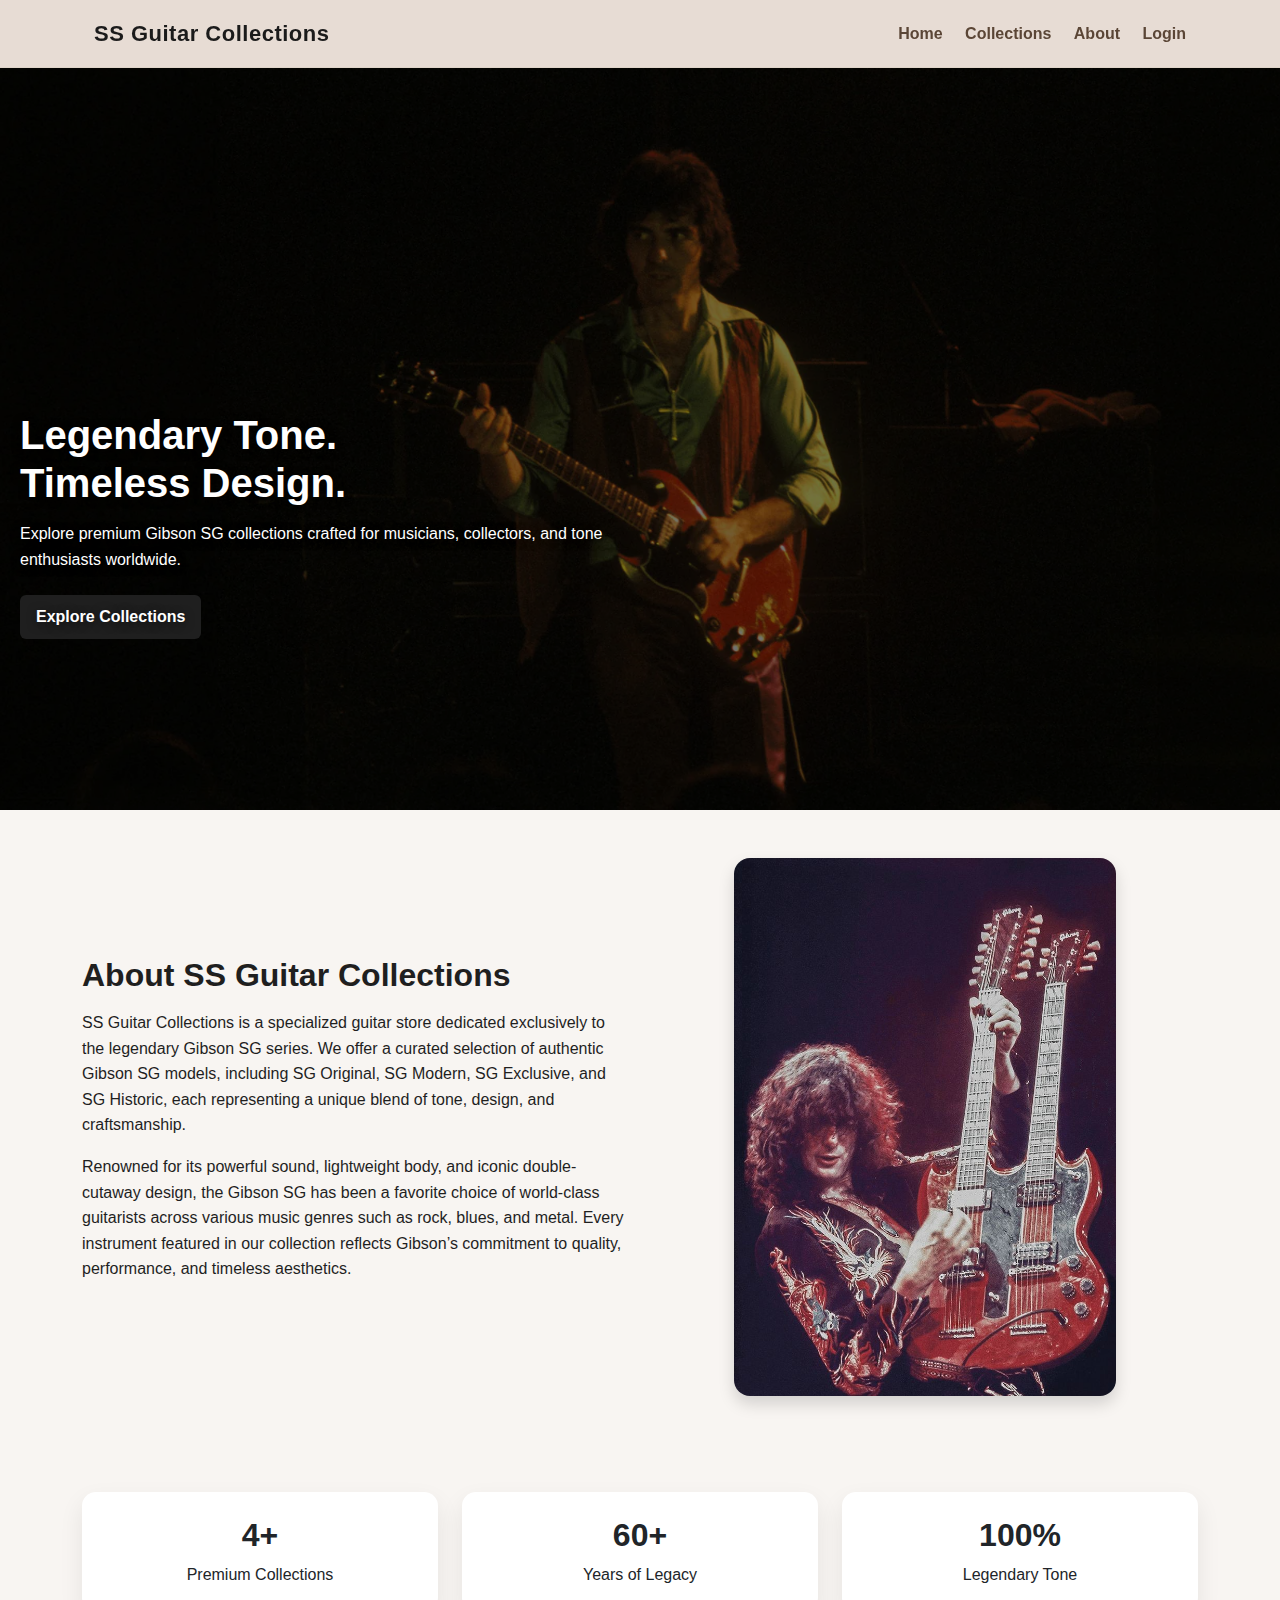
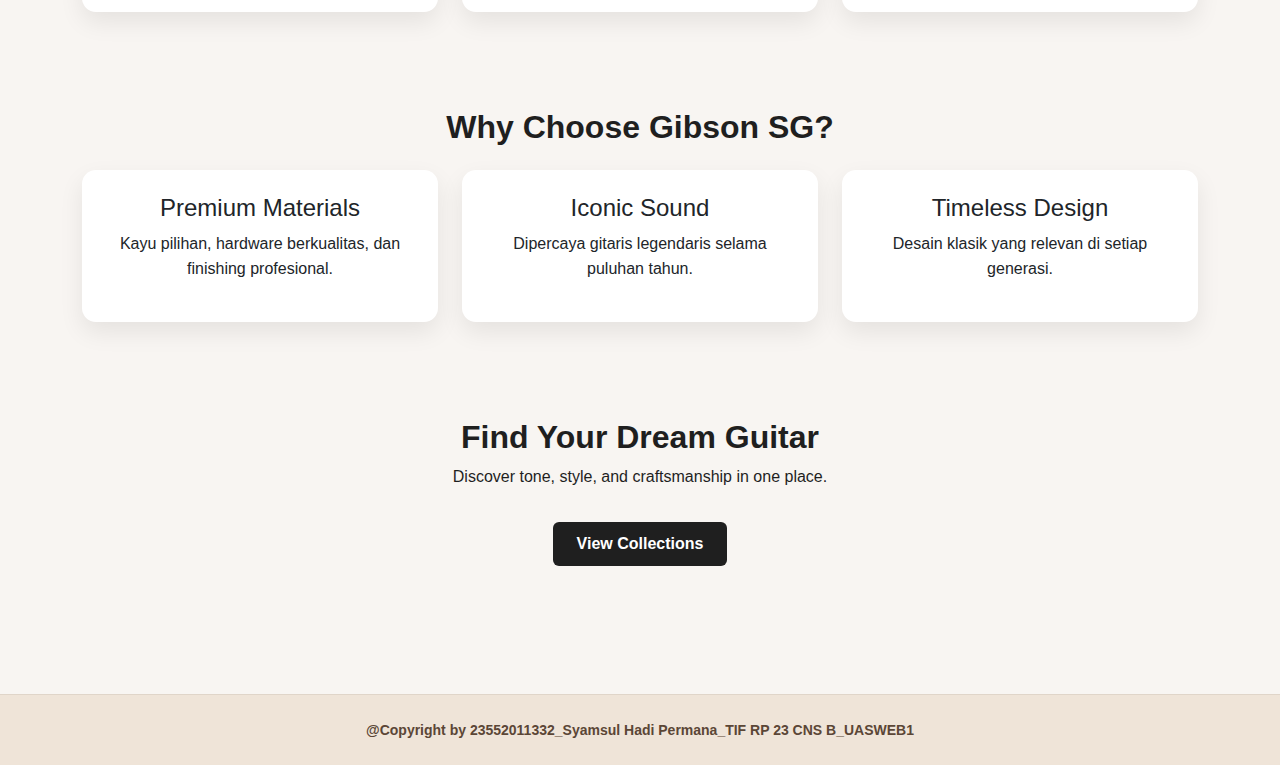
<file: index.html>
<!doctype html>
<html lang="id">
<head>
  <meta charset="utf-8" />
  <meta name="viewport" content="width=device-width,initial-scale=1" />
  <title>SS Guitar Collections</title>

  <link href="https://cdn.jsdelivr.net/npm/bootstrap@5.3.2/dist/css/bootstrap.min.css" rel="stylesheet">
  <link rel="stylesheet" href="css/style.css">

  <!-- CSS TAMBAHAN KHUSUS ABOUT IMAGE -->
  <style>
    .about-img {
      max-width: 70%;
      height: auto;
    }
  </style>
</head>
<body>

<!-- ================= HEADER ================= -->
<header class="site-header">
  <div class="container d-flex align-items-center justify-content-between">
    <a href="index.html" class="brand">SS Guitar Collections</a>
    <nav class="nav-links">
      <a href="index.html">Home</a>
      <a href="collections.html">Collections</a>
      <a href="about.html">About</a>
      <a href="login.html">Login</a>
    </nav>
  </div>
</header>

<!-- ================= HERO ================= -->
<section class="hero-section">
  <div class="hero-overlay">
    <div class="hero-content">
      <h1>Legendary Tone.<br>Timeless Design.</h1>
      <p>
        Explore premium Gibson SG collections crafted for musicians,
        collectors, and tone enthusiasts worldwide.
      </p>
      <a href="collections.html" class="btn btn-dark fw-bold">
        Explore Collections
      </a>
    </div>
  </div>
</section>

<!-- ================= ABOUT ================= -->
<section class="container py-5">
  <div class="row align-items-center">
    <div class="col-md-6">
      <h2 class="fw-bold mb-3">About SS Guitar Collections</h2>
      <p>
        SS Guitar Collections is a specialized guitar store dedicated exclusively to the legendary Gibson SG series. 
        We offer a curated selection of authentic Gibson SG models, including SG Original, SG Modern, SG Exclusive, and SG Historic, each representing a unique blend of tone, design, and craftsmanship.
      </p>
      <p>
        Renowned for its powerful sound, lightweight body, and iconic double-cutaway design, the Gibson SG has been a favorite choice of world-class guitarists across various music genres such as rock, blues, and metal. 
        Every instrument featured in our collection reflects Gibson’s commitment to quality, performance, and timeless aesthetics.
      </p>
    </div>

    <div class="col-md-6 text-center">
      <img src="images/Jimmy_Page.jpg" 
           class="img-fluid rounded-4 shadow about-img">
    </div>
  </div>
</section>

<!-- ================= STATS ================= -->
<section class="container py-5">
  <div class="row text-center g-4">
    <div class="col-md-4">
      <div class="card p-4">
        <h2 class="fw-bold">4+</h2>
        <p class="mb-0">Premium Collections</p>
      </div>
    </div>
    <div class="col-md-4">
      <div class="card p-4">
        <h2 class="fw-bold">60+</h2>
        <p class="mb-0">Years of Legacy</p>
      </div>
    </div>
    <div class="col-md-4">
      <div class="card p-4">
        <h2 class="fw-bold">100%</h2>
        <p class="mb-0">Legendary Tone</p>
      </div>
    </div>
  </div>
</section>

<!-- ================= WHY ================= -->
<section class="container py-5">
  <h2 class="fw-bold text-center mb-4">Why Choose Gibson SG?</h2>
  <div class="row text-center g-4">
    <div class="col-md-4">
      <div class="card p-4 h-100">
        <h4>Premium Materials</h4>
        <p>Kayu pilihan, hardware berkualitas, dan finishing profesional.</p>
      </div>
    </div>
    <div class="col-md-4">
      <div class="card p-4 h-100">
        <h4>Iconic Sound</h4>
        <p>Dipercaya gitaris legendaris selama puluhan tahun.</p>
      </div>
    </div>
    <div class="col-md-4">
      <div class="card p-4 h-100">
        <h4>Timeless Design</h4>
        <p>Desain klasik yang relevan di setiap generasi.</p>
      </div>
    </div>
  </div>
</section>

<!-- ================= CTA ================= -->
<section class="container py-5 text-center">
  <h2 class="fw-bold">Find Your Dream Guitar</h2>
  <p class="mt-2">Discover tone, style, and craftsmanship in one place.</p>
  <a href="collections.html" class="btn btn-dark mt-3 px-4">
    View Collections
  </a>
</section>

<!-- ================= FOOTER ================= -->
<footer class="site-footer">
  @Copyright by 23552011332_Syamsul Hadi Permana_TIF RP 23 CNS B_UASWEB1
</footer>

<!-- ================= NAVBAR AUTO HIDE SCRIPT ================= -->
<script>
  let lastScroll = 0;
  const header = document.querySelector(".site-header");

  window.addEventListener("scroll", () => {
    const currentScroll = window.pageYOffset;

    if (currentScroll <= 0) {
      header.classList.remove("nav-hide");
      return;
    }

    if (currentScroll > lastScroll && !header.classList.contains("nav-hide")) {
      header.classList.add("nav-hide");
    } else if (currentScroll < lastScroll && header.classList.contains("nav-hide")) {
      header.classList.remove("nav-hide");
    }

    lastScroll = currentScroll;
  });
</script>

</body>
</html>
</file>
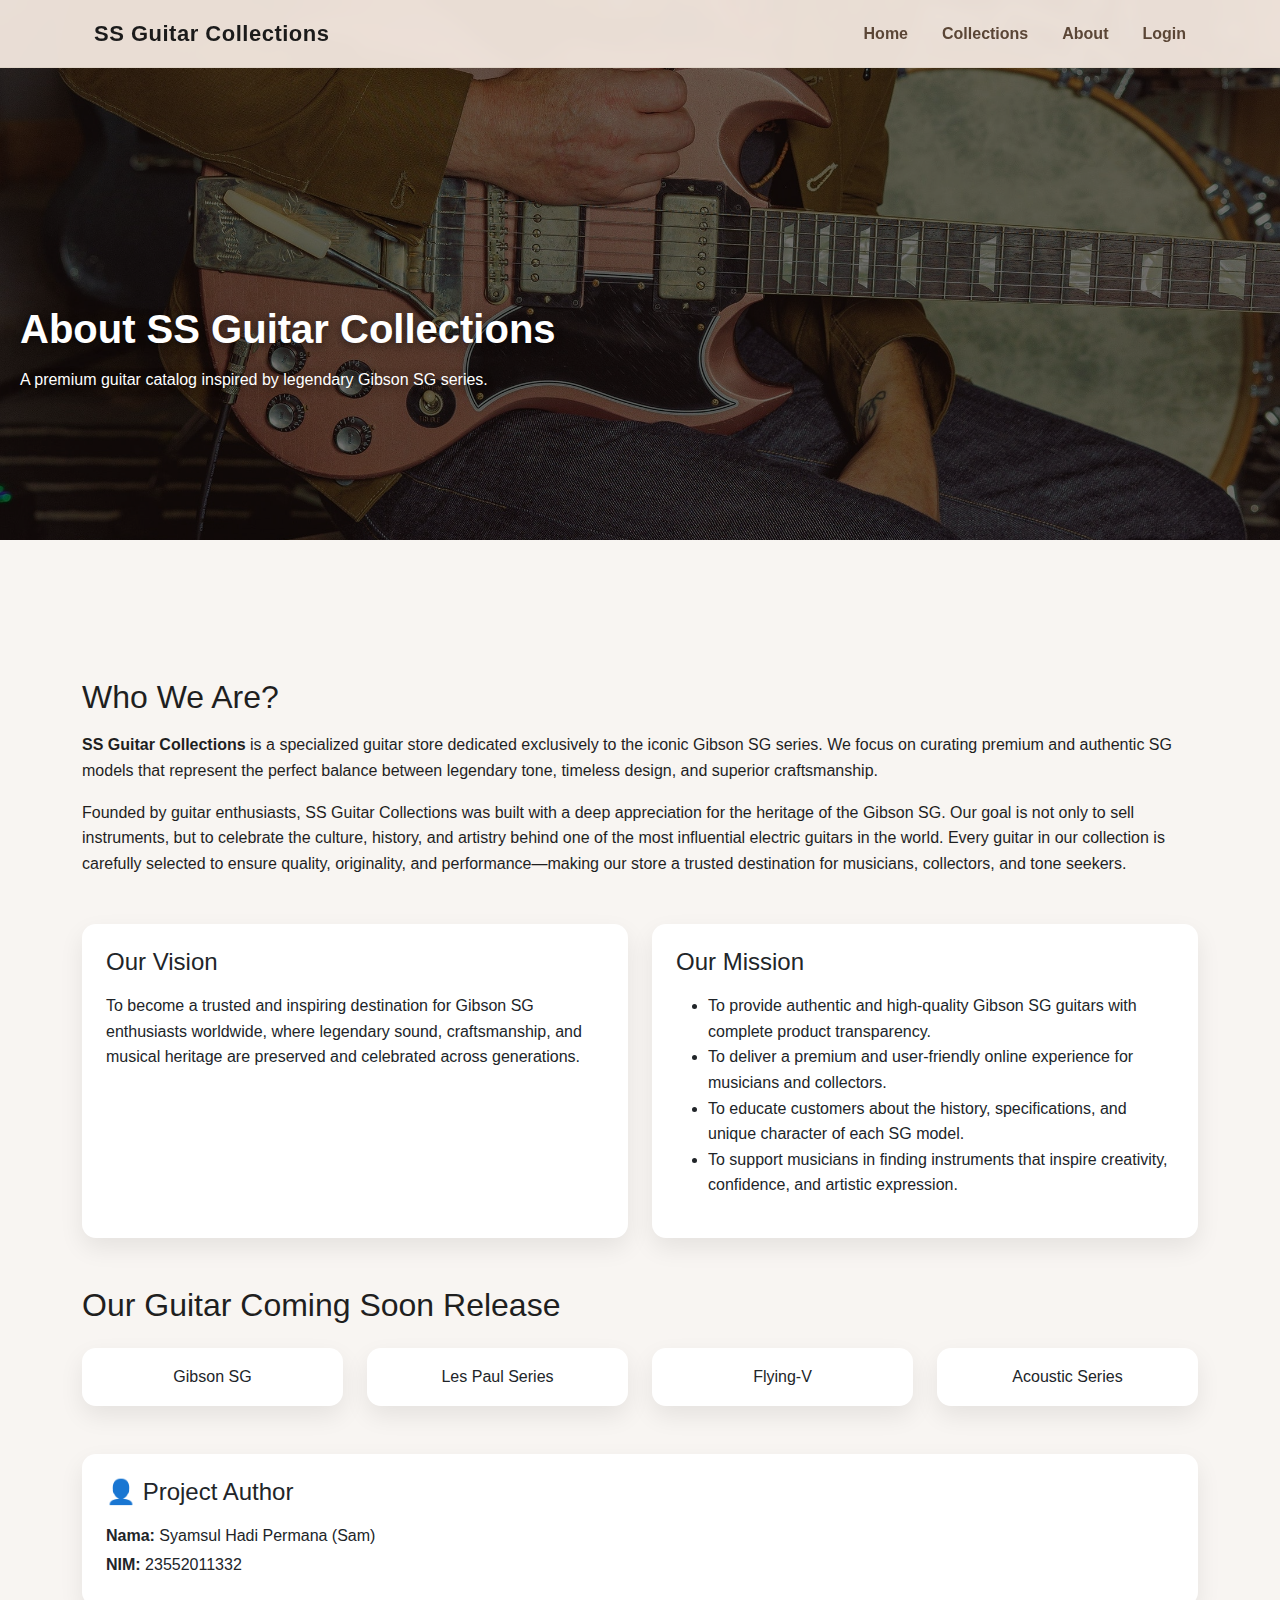
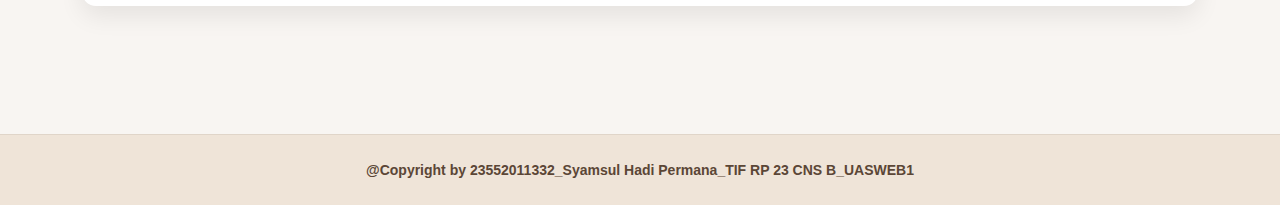
<file: about.html>
<!doctype html>
<html lang="id">
<head>
  <meta charset="utf-8" />
  <meta name="viewport" content="width=device-width,initial-scale=1" />
  <title>About - SS Guitar Collections</title>

  <link href="https://cdn.jsdelivr.net/npm/bootstrap@5.3.2/dist/css/bootstrap.min.css" rel="stylesheet">
  <link rel="stylesheet" href="css/style.css">
</head>
<body>

<!-- HEADER -->
<header class="site-header">
  <div class="container d-flex align-items-center justify-content-between">
    <a href="index.html" class="brand">SS Guitar Collections</a>
    <nav class="nav-links d-flex align-items-center gap-3">
      <a href="index.html">Home</a>
      <a href="collections.html">Collections</a>
      <a href="about.html">About</a>
      <a href="login.html">Login</a>
    </nav>
  </div>
</header>

<!-- HERO ABOUT -->
<section class="hero-section" style="height:60vh; background-image:url('images/Pink_Sg.jpg')">
  <div class="hero-overlay" style="padding-top:180px">
    <div class="hero-content">
      <h1>About SS Guitar Collections</h1>
      <p>
        A premium guitar catalog inspired by legendary Gibson SG series.
      </p>
    </div>
  </div>
</section>

<!-- MAIN CONTENT -->
<main class="container py-5">

  <!-- INTRO -->
  <section class="mb-5">
    <h2 class="mb-3">Who We Are?</h2>
    <p>
      <strong>SS Guitar Collections</strong> is a specialized guitar store dedicated exclusively to the iconic Gibson SG series.
      We focus on curating premium and authentic SG models that represent the perfect balance between legendary tone, timeless design, and superior craftsmanship.
    </p>
    <p>
     Founded by guitar enthusiasts, SS Guitar Collections was built with a deep appreciation for the heritage of the Gibson SG. 
     Our goal is not only to sell instruments, but to celebrate the culture, history, and artistry behind one of the most influential electric guitars in the world.
     Every guitar in our collection is carefully selected to ensure quality, originality, and performance—making our store a trusted destination for musicians, collectors, and tone seekers.
    </p>
  </section>

  <!-- VISION & MISSION -->
  <section class="row g-4 mb-5">
    <div class="col-md-6">
      <div class="card p-4 h-100">
        <h4>Our Vision</h4>
        <p class="mt-2">
          To become a trusted and inspiring destination for Gibson SG enthusiasts worldwide, where legendary sound, craftsmanship, and musical heritage are preserved and celebrated across generations.
        </p>
      </div>
    </div>
    <div class="col-md-6">
      <div class="card p-4 h-100">
        <h4>Our Mission</h4>
        <ul class="mt-2">
          <li>To provide authentic and high-quality Gibson SG guitars with complete product transparency.</li>
          <li>To deliver a premium and user-friendly online experience for musicians and collectors.</li>
          <li>To educate customers about the history, specifications, and unique character of each SG model.</li>
          <li>To support musicians in finding instruments that inspire creativity, confidence, and artistic expression.</li>
        </ul>
      </div>
    </div>
  </section>

  <!-- UP COMING -->
  <section class="mb-5">
    <h2 class="mb-4">Our Guitar Coming Soon Release</h2>
    <div class="row text-center g-4">
      <div class="col-md-3 col-6">
        <div class="card p-3">Gibson SG</div>
      </div>
      <div class="col-md-3 col-6">
        <div class="card p-3">Les Paul Series</div>
      </div>
      <div class="col-md-3 col-6">
        <div class="card p-3">Flying-V</div>
      </div>
      <div class="col-md-3 col-6">
        <div class="card p-3">Acoustic Series</div>
      </div>
    </div>
  </section>

  <!-- AUTHOR -->
  <section class="card p-4">
    <h4>👤 Project Author</h4>
    <p class="mt-2 mb-1"><strong>Nama:</strong> Syamsul Hadi Permana (Sam)</p>
    <p class="mb-1"><strong>NIM:</strong> 23552011332</p>
  </section>

</main>

<!-- FOOTER -->
<footer class="site-footer">
  <div class="container text-center">
    @Copyright by 23552011332_Syamsul Hadi Permana_TIF RP 23 CNS B_UASWEB1
  </div>
</footer>

<script src="js/script.js"></script>

</body>
</html>
</file>
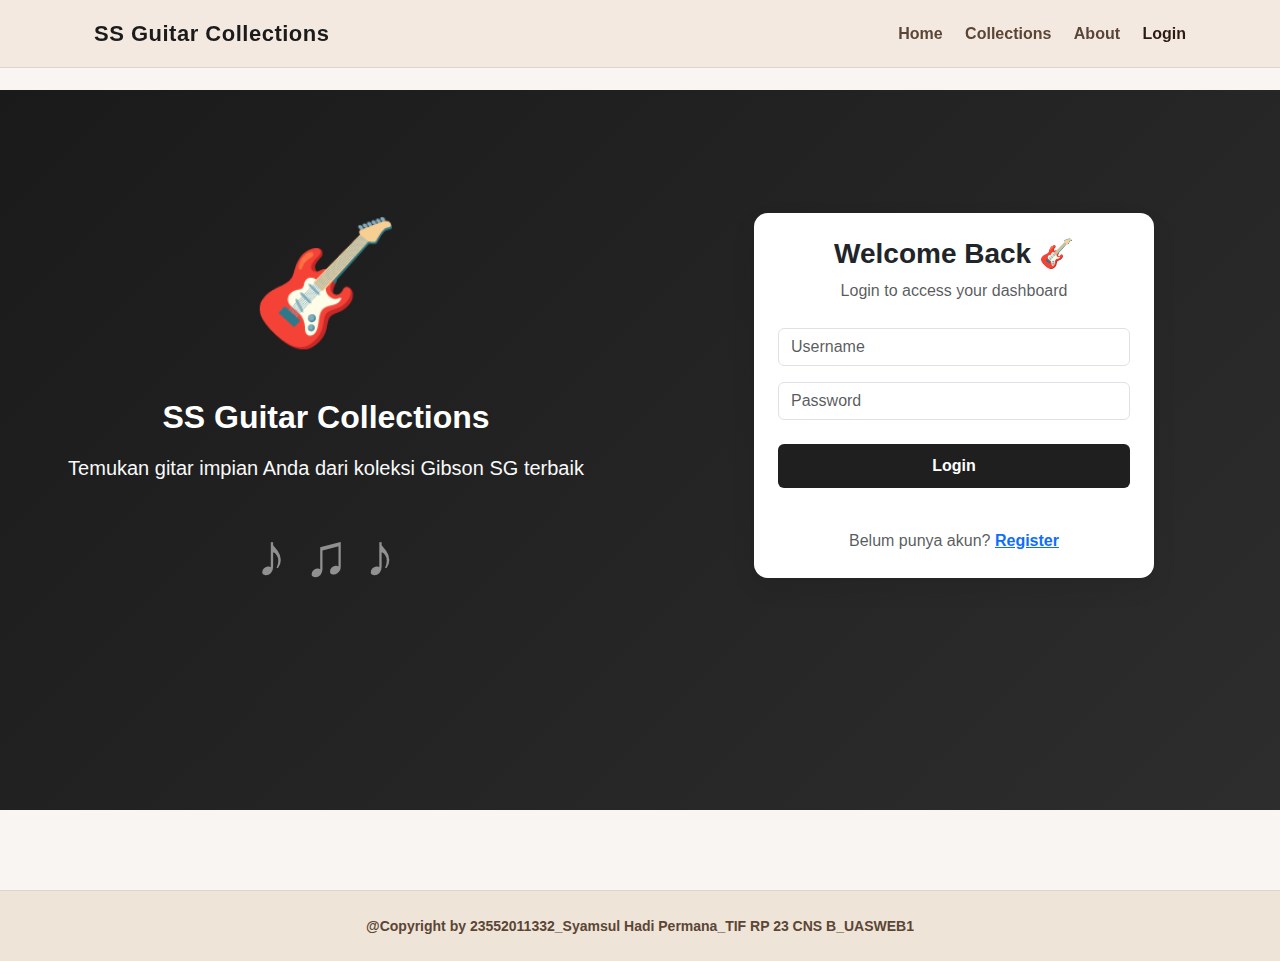
<file: admin.html>
<!DOCTYPE html>
<html lang="id">
<head>
  <meta charset="UTF-8">
  <meta name="viewport" content="width=device-width, initial-scale=1">
  <title>Admin - SS Guitar</title>
  <link href="https://cdn.jsdelivr.net/npm/bootstrap@5.3.2/dist/css/bootstrap.min.css" rel="stylesheet">
  <link rel="stylesheet" href="css/style.css">
  <style>
    .admin-container { max-width: 1200px; }
    .admin-section { margin-bottom: 40px; }
    .loader { display: none; text-align: center; }
    .loader.active { display: block; }
    .delete-btn { padding: 5px 10px; font-size: 12px; }
    .product-row { padding: 10px; border-bottom: 1px solid #eee; }
    .product-row:hover { background: #f9f9f9; }
  </style>
</head>
<body>

<!-- ================= HEADER ================= -->
<header class="site-header">
  <div class="container d-flex align-items-center justify-content-between">
    <a href="admin.html" class="brand">Admin Panel</a>
    <nav class="nav-links">
      <span id="admin-name" class="text-muted me-3"></span>
      <a href="#" id="logoutBtn">Logout</a>
    </nav>
  </div>
</header>

<!-- ================= MAIN ================= -->
<main class="container admin-container py-5">

  <!-- TAMBAH PRODUK SECTION -->
  <section class="admin-section">
    <h2 class="fw-bold mb-4">➕ Tambah Produk Baru</h2>

    <form id="add-product-form" class="card p-4 shadow-sm">
      <div class="row">
        <div class="col-md-6 mb-3">
          <label class="form-label fw-bold">Nama Produk</label>
          <input type="text" name="name" class="form-control" placeholder="Contoh: Gibson SG Modern" required minlength="3">
          <small class="text-danger" id="name-error"></small>
        </div>

        <div class="col-md-6 mb-3">
          <label class="form-label fw-bold">Harga (Rp)</label>
          <input type="number" name="price" class="form-control" placeholder="Contoh: 5000000" required min="1">
          <small class="text-danger" id="price-error"></small>
        </div>

        <div class="col-md-6 mb-3">
          <label class="form-label fw-bold">Nama File Gambar</label>
          <input type="text" name="image" class="form-control" placeholder="Contoh: SG_Modern.webp" required>
          <small class="text-muted">Format: nama_file.webp atau .jpg</small>
          <small class="text-danger" id="image-error"></small>
        </div>

        <div class="col-md-6 mb-3">
          <label class="form-label fw-bold">Kategori</label>
          <select name="category" class="form-control">
            <option value="Original">SG Original</option>
            <option value="Modern">SG Modern</option>
            <option value="Exclusive">SG Exclusive</option>
            <option value="Historic">SG Historic</option>
          </select>
        </div>

        <div class="col-12 mb-3">
          <label class="form-label fw-bold">Deskripsi</label>
          <textarea name="description" class="form-control" placeholder="Deskripsikan detail produk..." required minlength="10" rows="4"></textarea>
          <small class="text-danger" id="desc-error"></small>
        </div>
      </div>

      <div class="d-flex gap-2">
        <button type="submit" class="btn btn-dark">Tambah Produk</button>
        <button type="reset" class="btn btn-outline-secondary">Reset</button>
      </div>
      <div id="form-msg" class="mt-3"></div>
    </form>
  </section>

  <hr class="my-5">

  <!-- DAFTAR PRODUK SECTION -->
  <section class="admin-section">
    <h2 class="fw-bold mb-4">📋 Daftar Produk</h2>

    <div class="loader active" id="loading-indicator">
      <div class="spinner-border text-dark" role="status">
        <span class="visually-hidden">Loading...</span>
      </div>
    </div>

    <div id="product-list"></div>
  </section>

</main>

<!-- ================= FOOTER ================= -->
<footer class="site-footer">
  @Copyright by 23552011332_Syamsul Hadi Permana_TIF RP 23 CNS B_UASWEB1
</footer>

<script src="js/script.js"></script>
<script>
// ================= ADMIN SETUP =================
document.addEventListener("DOMContentLoaded", function() {
  // Check login
  const user = localStorage.getItem("loggedUser");
  const role = localStorage.getItem("loggedUserRole");
  const name = localStorage.getItem("loggedUserName");

  if (!user || role !== "admin") {
    alert("⛔ Akses ditolak! Hanya admin yang bisa akses halaman ini.");
    window.location.href = "login.html";
    return;
  }

  // Set welcome message
  document.getElementById("admin-name").textContent = `👤 ${name}`;

  // Logout
  document.getElementById("logoutBtn").addEventListener("click", (e) => {
    e.preventDefault();
    localStorage.removeItem("loggedUser");
    localStorage.removeItem("loggedUserName");
    localStorage.removeItem("loggedUserRole");
    window.location.href = "index.html";
  });

  // Load products
  loadAdminProducts();
});

// ================= LOAD PRODUCTS FOR ADMIN =================
function loadAdminProducts() {
  const loading = document.getElementById("loading-indicator");
  const productList = document.getElementById("product-list");

  loading.classList.add("active");
  productList.innerHTML = "";

  setTimeout(() => {
    fetchProducts().then(() => {
      renderAdminProductList();
      loading.classList.remove("active");
    }).catch(() => {
      loading.classList.remove("active");
      productList.innerHTML = '<div class="alert alert-danger">❌ Gagal memuat produk</div>';
    });
  }, 500);
}

// ================= RENDER ADMIN PRODUCT LIST =================
function renderAdminProductList() {
  const wrap = document.getElementById("product-list");
  if (!wrap) return;

  if (guitars.length === 0) {
    wrap.innerHTML = '<div class="alert alert-info">📭 Belum ada produk. Tambahkan yang baru!</div>';
    return;
  }

  let html = `
    <div class="table-responsive">
      <table class="table table-hover">
        <thead class="table-light">
          <tr>
            <th>No</th>
            <th>Nama Produk</th>
            <th>Harga</th>
            <th>Gambar</th>
            <th>Aksi</th>
          </tr>
        </thead>
        <tbody>
  `;

  guitars.forEach((g, idx) => {
    html += `
      <tr>
        <td>${idx + 1}</td>
        <td><strong>${g.name}</strong></td>
        <td>Rp ${Number(g.price).toLocaleString("id-ID")}</td>
        <td><small class="text-muted">${g.image}</small></td>
        <td>
          <button class="btn btn-sm btn-warning me-2" onclick="editProduct(${g.id})" disabled title="Coming soon">Edit</button>
          <button class="btn btn-sm btn-danger" onclick="deleteAdminProduct(${g.id})">Hapus</button>
        </td>
      </tr>
    `;
  });

  html += `
        </tbody>
      </table>
    </div>
    <div class="alert alert-info mt-3">
      📊 Total: <strong>${guitars.length}</strong> produk
    </div>
  `;

  wrap.innerHTML = html;
}

// ================= DELETE PRODUCT ADMIN VERSION =================
function deleteAdminProduct(id) {
  if (!confirm("⚠️ Yakin mau hapus produk ini? Tindakan tidak bisa dibatalkan!")) return;

  deleteProduct(id);
}

// ================= FORM VALIDATION =================
document.getElementById("add-product-form").addEventListener("submit", async function(e) {
  e.preventDefault();

  // Clear previous errors
  document.querySelectorAll("small.text-danger").forEach(el => el.textContent = "");

  const name = document.querySelector('[name="name"]').value.trim();
  const price = parseFloat(document.querySelector('[name="price"]').value);
  const image = document.querySelector('[name="image"]').value.trim();
  const description = document.querySelector('[name="description"]').value.trim();

  let isValid = true;

  // Validation
  if (name.length < 3) {
    document.getElementById("name-error").textContent = "Minimal 3 karakter";
    isValid = false;
  }

  if (price < 1 || isNaN(price)) {
    document.getElementById("price-error").textContent = "Harga harus angka positif";
    isValid = false;
  }

  if (!image.match(/\.(webp|jpg|jpeg|png)$/i)) {
    document.getElementById("image-error").textContent = "Format gambar: .webp, .jpg, .jpeg, .png";
    isValid = false;
  }

  if (description.length < 10) {
    document.getElementById("desc-error").textContent = "Minimal 10 karakter";
    isValid = false;
  }

  if (!isValid) return;

  // Submit
  const formData = new FormData(this);
  await insertProduct(formData);

  this.reset();
  loadAdminProducts();
});
</script>

</body>
</html>
</file>
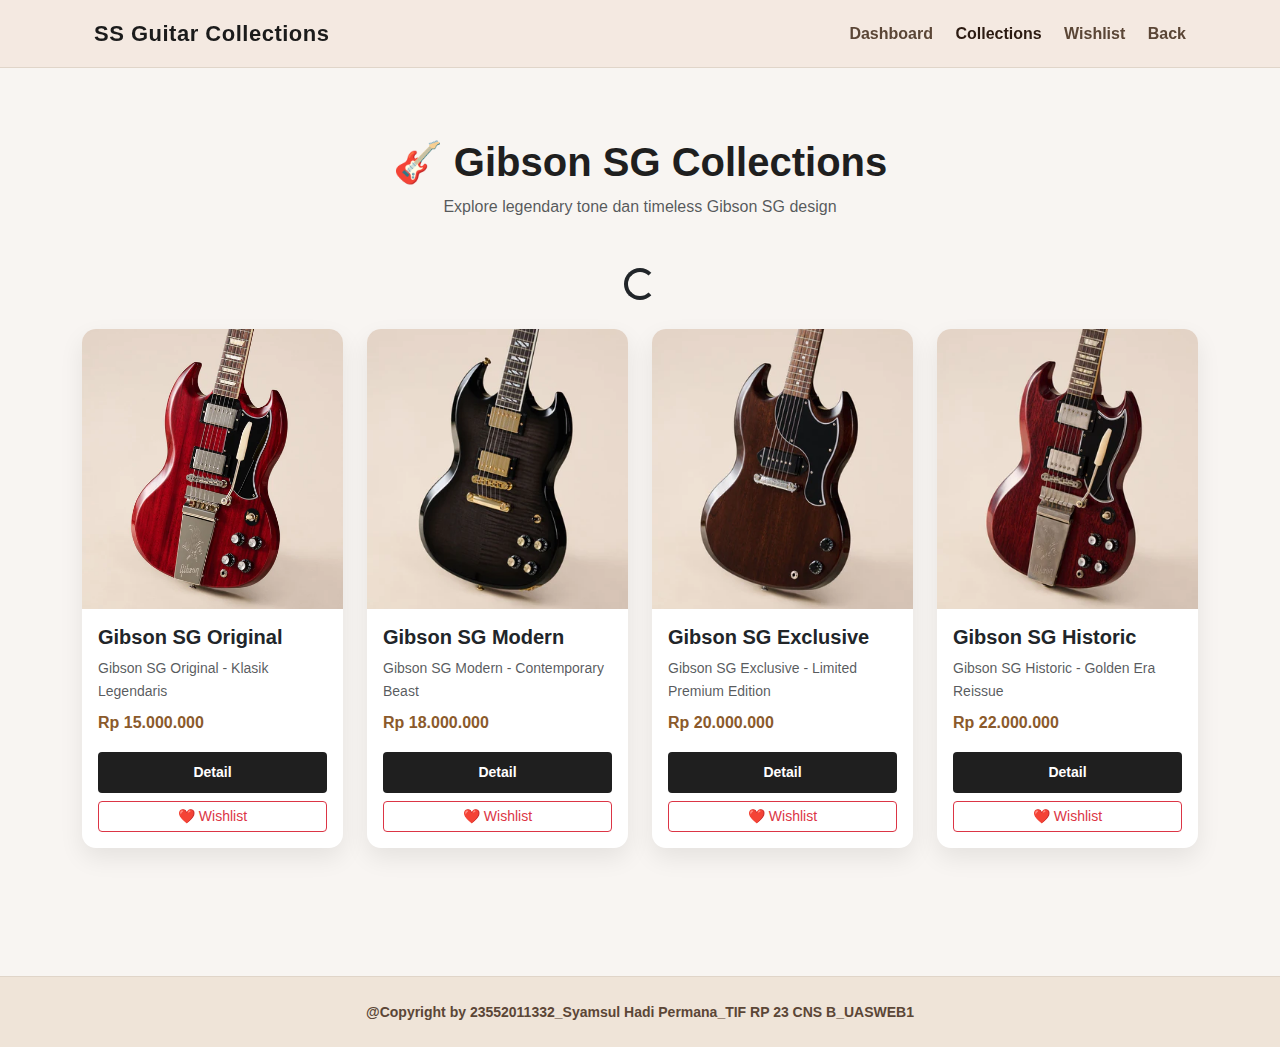
<file: collections.html>
<!doctype html>
<html lang="id">
<head>
  <meta charset="utf-8">
  <title>Collections - SS Guitar Collections</title>
  <meta name="viewport" content="width=device-width, initial-scale=1">

  <link href="https://cdn.jsdelivr.net/npm/bootstrap@5.3.2/dist/css/bootstrap.min.css" rel="stylesheet">
  <link rel="stylesheet" href="css/style.css">
</head>

<body>

<!-- ================= HEADER ================= -->
<header class="site-header">
  <div class="container d-flex justify-content-between align-items-center">
    <a href="menu.html" class="brand">SS Guitar Collections</a>
    <nav class="nav-links">
      <a href="menu.html">Dashboard</a>
      <a href="collections.html" class="active">Collections</a>
      <a href="wishlist.html">Wishlist</a>
      <a href="#" id="logoutBtn">Back</a>
    </nav>
  </div>
</header>

<!-- ================= MAIN ================= -->
<main class="container py-5">

  <!-- Title -->
  <div class="text-center mb-5">
    <h1 class="fw-bold">🎸 Gibson SG Collections</h1>
    <p class="text-muted mt-2">
      Explore legendary tone dan timeless Gibson SG design
    </p>
  </div>

  <!-- Loading State -->
  <div class="text-center mb-4" id="loading-collections">
    <div class="spinner-border text-dark" role="status">
      <span class="visually-hidden">Loading...</span>
    </div>
  </div>

  <!-- Product Grid -->
  <div class="row g-4" id="product-grid"></div>

</main>

<!-- ================= FOOTER ================= -->
<footer class="site-footer">
  @Copyright by 23552011332_Syamsul Hadi Permana_TIF RP 23 CNS B_UASWEB1
</footer>

<!-- ================= SCRIPT ================= -->
<script src="js/script.js"></script>
<script>
  // Load products (no login required)
  document.addEventListener("DOMContentLoaded", () => {
    // Hide loading setelah data loaded
    const timer = setTimeout(() => {
      const loader = document.getElementById("loading-collections");
      if (loader) loader.style.display = "none";
    }, 1500);
  });

  document.getElementById("logoutBtn").addEventListener("click", (e) => {
    e.preventDefault();
    localStorage.removeItem("loggedUser");
    localStorage.removeItem("loggedUserName");
    localStorage.removeItem("loggedUserRole");
    window.location.href = "index.html";
  });
</script>

</body>
</html>
</file>
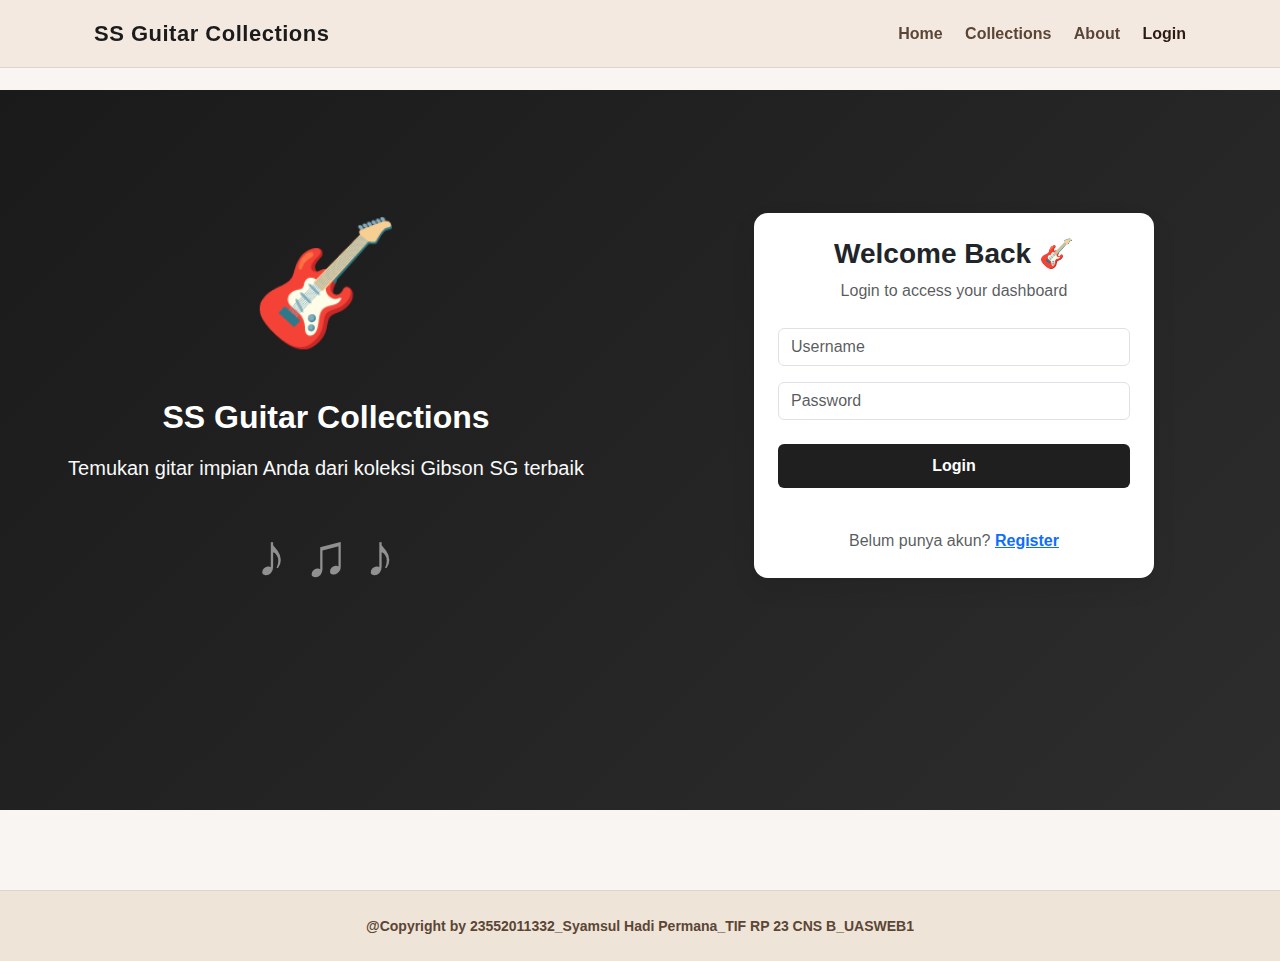
<file: login.html>
<!doctype html>
<html lang="id">
<head>
  <meta charset="utf-8">
  <title>Login - SS Guitar Collections</title>
  <meta name="viewport" content="width=device-width, initial-scale=1">

  <link href="https://cdn.jsdelivr.net/npm/bootstrap@5.3.2/dist/css/bootstrap.min.css" rel="stylesheet">
  <link rel="stylesheet" href="css/style.css">
</head>
<body>

<header class="site-header">
  <div class="container d-flex align-items-center justify-content-between">
    <a href="index.html" class="brand">SS Guitar Collections</a>
    <nav class="nav-links">
      <a href="index.html">Home</a>
      <a href="collections.html">Collections</a>
      <a href="about.html">About</a>
      <a href="login.html" class="active">Login</a>
    </nav>
  </div>
</header>

<main class="container-fluid py-5" style="background: linear-gradient(135deg, #1a1a1a 0%, #2d2d2d 100%); min-height: 80vh;">
  <div class="row g-0 d-flex align-items-center">
    <!-- Hero Section (Hidden on mobile) -->
    <div class="col-md-6 d-none d-md-flex align-items-center justify-content-center">
      <div class="text-center text-white p-5">
        <div style="font-size: 120px; margin-bottom: 20px;">🎸</div>
        <h2 class="fw-bold mb-3">SS Guitar Collections</h2>
        <p class="fs-5 text-light mb-4">Temukan gitar impian Anda dari koleksi Gibson SG terbaik</p>
        <div style="font-size: 60px; opacity: 0.5;">♪ ♫ ♪</div>
      </div>
    </div>
    <!-- Login Form -->
    <div class="col-md-6 d-flex align-items-center justify-content-center p-4">
      <div class="col-md-5" style="width: 100%; max-width: 400px;">
      <div class="card form-card p-4">
        <h3 class="fw-bold text-center mb-2">Welcome Back 🎸</h3>
        <p class="text-muted text-center mb-4">Login to access your dashboard</p>

        <form id="loginForm">
          <input type="text" id="login-username" class="form-control mb-3" placeholder="Username" required>
          <input type="password" id="login-password" class="form-control mb-4" placeholder="Password" required>

          <button type="submit" class="btn btn-dark w-100">Login</button>
        </form>

        <div id="login-msg" class="mt-3"></div>

        <div class="text-center mt-4">
          <span class="text-muted">Belum punya akun?</span>
          <a href="register.html" class="fw-bold">Register</a>
        </div>
      </div>
      </div>
    </div>
  </div>
</main>

<footer class="site-footer">
  @Copyright by 23552011332_Syamsul Hadi Permana_TIF RP 23 CNS B_UASWEB1
</footer>

<script src="js/script.js"></script>
<script>
document.getElementById("loginForm").addEventListener("submit", function(e){
  e.preventDefault();

  const username = document.getElementById("login-username").value.trim();
  const password = document.getElementById("login-password").value.trim();
  const msgDiv = document.getElementById("login-msg");

  msgDiv.innerHTML = ""; // Clear previous message

  // ✅ VALIDATION
  if (!username || !password) {
    msgDiv.innerHTML =
      '<div class="alert alert-danger">❌ Username dan password harus diisi!</div>';
    return;
  }

  if (validateLogin(username, password)) {
    msgDiv.innerHTML =
      '<div class="alert alert-success">✅ Login berhasil! Redirecting...</div>';
    
    setTimeout(() => {
      const role = localStorage.getItem("loggedUserRole");
      if (role === "admin") {
        window.location.href = "admin.html";
      } else {
        window.location.href = "menu.html";
      }
    }, 1000);
  } else {
    msgDiv.innerHTML =
      '<div class="alert alert-danger">❌ Username atau password salah!</div>';
  }
});

// ℹ️ HINT untuk testing
console.log("Demo credentials:");
console.log("Admin: username='admin', password='admin123'");
</script>

</body>
</html>
</file>
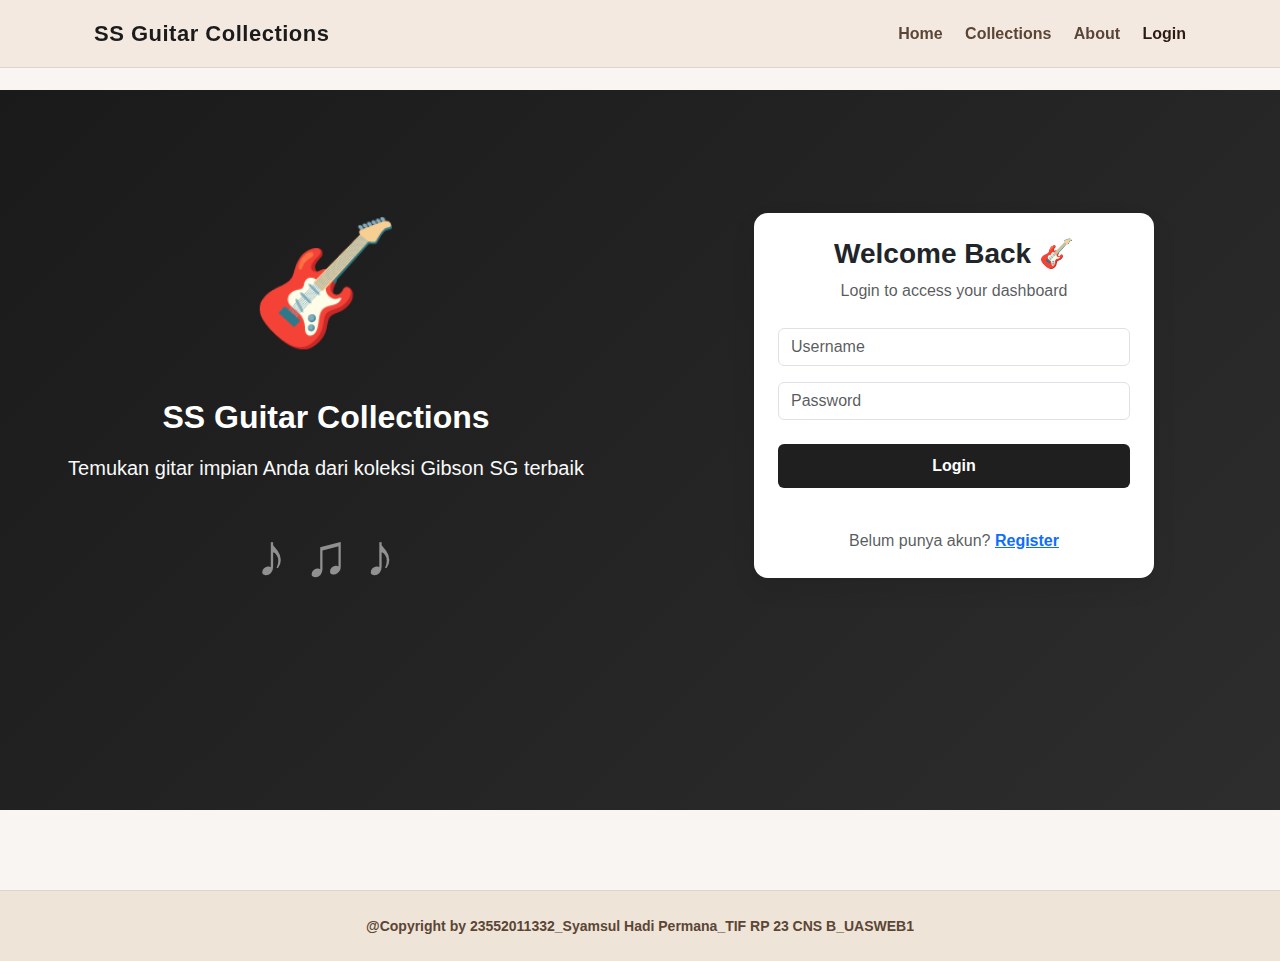
<file: menu.html>
<!doctype html>
<html lang="id">
<head>
  <meta charset="utf-8">
  <title>Dashboard - SS Guitar Collections</title>
  <meta name="viewport" content="width=device-width, initial-scale=1">

  <link href="https://cdn.jsdelivr.net/npm/bootstrap@5.3.2/dist/css/bootstrap.min.css" rel="stylesheet">
  <link rel="stylesheet" href="css/style.css">
</head>
<body>

<header class="site-header">
  <div class="container d-flex align-items-center justify-content-between">
    <a href="menu.html" class="brand">SS Guitar Collections</a>
    <nav class="nav-links">
      <a href="menu.html" class="active">Dashboard</a>
      <a href="collections.html">Collections</a>
      <a href="wishlist.html">Wishlist</a>
      <a href="#" id="logoutBtn">Logout</a>
    </nav>
  </div>
</header>

<main class="container py-5">

  <section class="mb-5">
    <h2 class="fw-bold" id="welcome-text"></h2>
    <p class="text-muted">Explore and manage your favorite Gibson SG collections 🎸</p>
  </section>

  <section class="row g-4 mb-5">
    <div class="col-md-4">
      <div class="card text-center p-4 h-100">
        <h4>🎸 Guitar Collections</h4>
        <p class="text-muted">Browse all available guitars</p>
        <a href="collections.html" class="btn btn-dark mt-2">View Collections</a>
      </div>
    </div>

    <div class="col-md-4">
      <div class="card text-center p-4 h-100">
        <h4>❤️ Wishlist</h4>
        <p class="text-muted">Save your favorite guitars</p>
        <a href="wishlist.html" class="btn btn-outline-dark mt-2">View Wishlist</a>
      </div>
    </div>

    <div class="col-md-4">
      <div class="card text-center p-4 h-100">
        <h4>👤 Profile</h4>
        <p class="text-muted">Account & settings</p>
        <button class="btn btn-outline-dark mt-2" disabled>Coming Soon</button>
      </div>
    </div>
  </section>

  <section>
    <div class="d-flex justify-content-between align-items-center mb-3">
      <h3 class="fw-bold">Featured Guitars</h3>
      <a href="collections.html" class="fw-semibold text-decoration-none">View All →</a>
    </div>

    <div class="row g-4" id="product-grid"></div>
  </section>

</main>

<footer class="site-footer">
  @Copyright by 23552011332_Syamsul Hadi Permana_TIF RP 23 CNS B_UASWEB1
</footer>

<script src="js/script.js"></script>
<script>
document.addEventListener("DOMContentLoaded", () => {
  requireLogin();

  const name = localStorage.getItem("loggedUserName");
  document.getElementById("welcome-text").textContent = "Welcome, " + name;

  document.getElementById("logoutBtn").addEventListener("click", () => {
    localStorage.removeItem("loggedUser");
    localStorage.removeItem("loggedUserName");
    localStorage.removeItem("loggedUserRole");
    window.location.href = "index.html";
  });

  renderGrid(4);
});
</script>

</body>
</html>
</file>
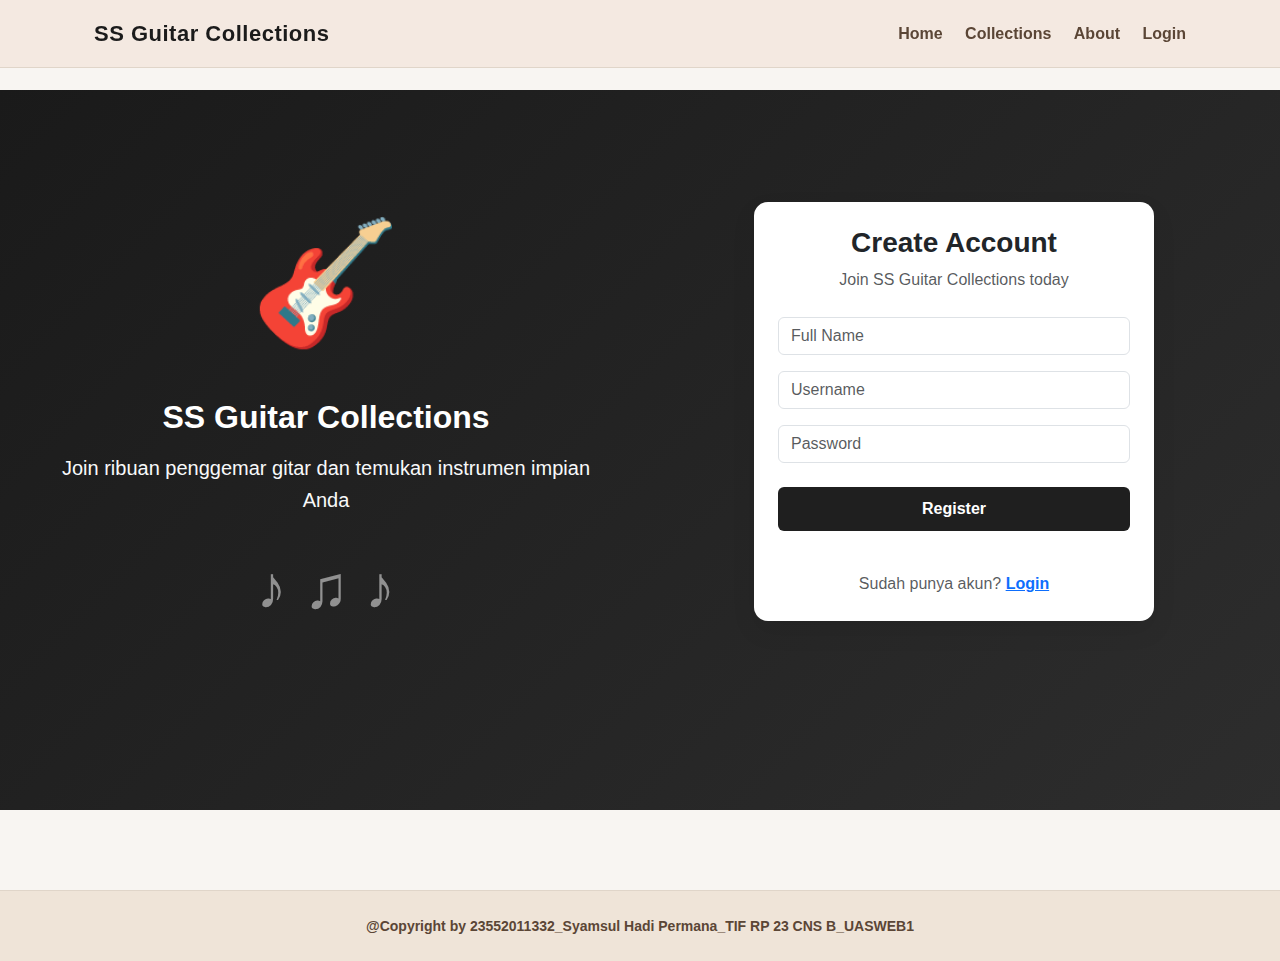
<file: register.html>
<!doctype html>
<html lang="id">
<head>
  <meta charset="utf-8">
  <title>Register - SS Guitar Collections</title>
  <meta name="viewport" content="width=device-width, initial-scale=1">

  <link href="https://cdn.jsdelivr.net/npm/bootstrap@5.3.2/dist/css/bootstrap.min.css" rel="stylesheet">
  <link rel="stylesheet" href="css/style.css">
</head>
<body>

<header class="site-header">
  <div class="container d-flex align-items-center justify-content-between">
    <a href="index.html" class="brand">SS Guitar Collections</a>
    <nav class="nav-links">
      <a href="index.html">Home</a>
      <a href="collections.html">Collections</a>
      <a href="about.html">About</a>
      <a href="login.html">Login</a>
    </nav>
  </div>
</header>

<main class="container-fluid py-5" style="background: linear-gradient(135deg, #1a1a1a 0%, #2d2d2d 100%); min-height: 80vh;">
  <div class="row g-0 d-flex align-items-center">
    <!-- Hero Section (Hidden on mobile) -->
    <div class="col-md-6 d-none d-md-flex align-items-center justify-content-center">
      <div class="text-center text-white p-5">
        <div style="font-size: 120px; margin-bottom: 20px;">🎸</div>
        <h2 class="fw-bold mb-3">SS Guitar Collections</h2>
        <p class="fs-5 text-light mb-4">Join ribuan penggemar gitar dan temukan instrumen impian Anda</p>
        <div style="font-size: 60px; opacity: 0.5;">♪ ♫ ♪</div>
      </div>
    </div>
    <!-- Register Form -->
    <div class="col-md-6 d-flex align-items-center justify-content-center p-4">
      <div class="col-md-5" style="width: 100%; max-width: 400px;">
      <div class="card form-card p-4">
        <h3 class="fw-bold text-center mb-2">Create Account</h3>
        <p class="text-muted text-center mb-4">Join SS Guitar Collections today</p>

        <form id="registerForm">
          <input type="text" id="reg-name" class="form-control mb-3" placeholder="Full Name" required>
          <input type="text" id="reg-username" class="form-control mb-3" placeholder="Username" required>
          <input type="password" id="reg-password" class="form-control mb-4" placeholder="Password" required>

          <button type="submit" class="btn btn-dark w-100">Register</button>
        </form>

        <div id="reg-msg" class="mt-3"></div>

        <div class="text-center mt-4">
          <span class="text-muted">Sudah punya akun?</span>
          <a href="login.html" class="fw-bold">Login</a>
        </div>
      </div>
      </div>
    </div>
  </div>
</main>

<footer class="site-footer">
  @Copyright by 23552011332_Syamsul Hadi Permana_TIF RP 23 CNS B_UASWEB1
</footer>

<script src="js/script.js"></script>
<script>
document.getElementById("registerForm").addEventListener("submit", function(e){
  e.preventDefault();

  const name = document.getElementById("reg-name").value.trim();
  const username = document.getElementById("reg-username").value.trim();
  const password = document.getElementById("reg-password").value.trim();
  const msgDiv = document.getElementById("reg-msg");

  msgDiv.innerHTML = ""; // Clear previous message

  // ✅ VALIDATION
  if (name.length < 3) {
    msgDiv.innerHTML = '<div class="alert alert-danger">❌ Nama minimal 3 karakter</div>';
    return;
  }

  if (username.length < 3) {
    msgDiv.innerHTML = '<div class="alert alert-danger">❌ Username minimal 3 karakter</div>';
    return;
  }

  if (password.length < 6) {
    msgDiv.innerHTML = '<div class="alert alert-danger">❌ Password minimal 6 karakter</div>';
    return;
  }

  let users = JSON.parse(localStorage.getItem("users")) || [];

  if (users.find(u => u.username === username)) {
    msgDiv.innerHTML =
      '<div class="alert alert-danger">❌ Username sudah terdaftar!</div>';
    return;
  }

  users.push({ name, username, password, role: "user" });
  localStorage.setItem("users", JSON.stringify(users));

  msgDiv.innerHTML =
    '<div class="alert alert-success">✅ Pendaftaran berhasil! <a href="login.html" class="fw-bold">Login sekarang</a></div>';

  this.reset();
});
</script>

</body>
</html>
</file>
<file: css/style.css>
/* ========================= */
/* GLOBAL RESET */
/* ========================= */
* {
  box-sizing: border-box;
  margin: 0;
  padding: 0;
  font-family: Inter, "Segoe UI", Arial, sans-serif;
}

body {
  background: #f8f5f2;
  color: #1f1f1f;
  line-height: 1.6;
  /* ✅ FIX: Jangan padding-top di body, gunakan margin-top untuk conten */
}

/* ========================= */
/* HEADER */
/* ========================= */
.site-header {
  background: rgba(243, 232, 223, 0.95);
  backdrop-filter: blur(6px);
  position: fixed;
  top: 0;
  left: 0;
  width: 100%;
  z-index: 999;
  border-bottom: 1px solid #e0d5c9;
  transition: transform 0.35s ease, box-shadow 0.35s ease;
}

.site-header .container {
  padding: 16px 24px;
}

.brand {
  font-weight: 800;
  font-size: 22px;
  letter-spacing: 0.5px;
  color: #1b1b1b;
  text-decoration: none;
}

.nav-links a {
  margin-left: 18px;
  color: #5b4636;
  text-decoration: none;
  font-weight: 600;
  position: relative;
  transition: 0.3s;
}

.nav-links a::after {
  content: "";
  position: absolute;
  width: 0;
  height: 2px;
  background: #2c1b12;
  bottom: -4px;
  left: 0;
  transition: 0.3s;
}

.nav-links a:hover::after {
  width: 100%;
}

.nav-links a.active {
  color: #2c1b12;
  font-weight: 700;
}

/* ✅ FIX: Add margin-top ke main content untuk tidak tertimpa navbar */
main {
  margin-top: 90px;
}

header + main,
.site-header + main {
  margin-top: 90px;
}

/* ========================= */
/* CARD (GLOBAL) */
/* ========================= */
.card {
  border-radius: 14px;
  border: none;
  background: #fff;
  box-shadow: 0 10px 25px rgba(0,0,0,0.08);
  transition: all 0.3s ease;
}

.card:hover {
  transform: translateY(-8px);
  box-shadow: 0 14px 30px rgba(0,0,0,0.12);
}

.card-img-top {
  height: 280px;
  width: 100%;
  object-fit: cover;
  object-position: center;
  border-radius: 14px 14px 0 0;
  display: block;
}

.card-title {
  font-weight: 700;
}

.card-text {
  color: #8b5a2b;
  font-weight: 600;
}

/* ========================= */
/* BUTTON */
/* ========================= */
.btn-dark {
  background: #1f1f1f;
  border: none;
  padding: 10px 16px;
  font-weight: 600;
  transition: all 0.25s ease;
}

.btn-dark:hover {
  background: #000;
  transform: translateY(-2px);
  box-shadow: 0 6px 14px rgba(0,0,0,.15);
}

.btn-outline-dark {
  border-width: 2px;
  font-weight: 600;
}

/* ========================= */
/* DETAIL PAGE */
/* ========================= */
.detail-card {
  display: flex;
  gap: 30px;
}

.detail-image img {
  width: 100%;
  max-width: 450px;
  border-radius: 14px;
}

/* Detail page from script.js */
#detail-wrap img {
  max-width: 100%;
  height: auto;
  max-height: 500px;
  object-fit: contain;
  object-position: center;
}

.detail-info {
  background: #fff;
  padding: 25px;
  border-radius: 14px;
  box-shadow: 0 10px 25px rgba(0,0,0,.08);
}

.detail-info h3 {
  margin-bottom: 10px;
}

.detail-info .price {
  color: #8b5a2b;
  font-size: 22px;
  font-weight: 700;
}

/* ========================= */
/* FORM */
/* ========================= */
.form-card {
  border-radius: 14px;
  box-shadow: 0 10px 25px rgba(0,0,0,.08);
}

/* ========================= */
/* FOOTER */
/* ========================= */
.site-footer {
  margin-top: 80px;
  padding: 24px;
  background: #efe4d8;
  border-top: 1px solid #e0d5c9;
  color: #5b4636;
  font-weight: 600;
  text-align: center;
  font-size: 14px;
}

/* ========================= */
/* HERO SECTION (HOME) */
/* ========================= */
.hero-section {
  height: 90vh;
  background: url("../images/Hero_Tomy.webp") center center / cover no-repeat;
  position: relative;
}

.hero-overlay {
  background: rgba(0,0,0,0.55);
  height: 100%;
  display: flex;
  align-items: center;
  padding-top: 240px;
}

.hero-content {
  color: #fff;
  max-width: 600px;
  margin-left: 20px;
  text-shadow: 0 2px 10px rgba(0,0,0,0.5);
}

.hero-content h1 {
  font-size: 40px;
  font-weight: 800;
  margin-bottom: 14px;
}

.hero-content p {
  font-size: 16px;
  line-height: 1.6;
  margin-bottom: 22px;
}

/* ========================= */
/* UI FINISHING – MICRO INTERACTION */
/* ========================= */

a, button {
  transition: all 0.25s ease;
}

.btn:hover {
  transform: translateY(-2px);
  box-shadow: 0 6px 14px rgba(0,0,0,.15);
}

.card {
  cursor: pointer;
}

.card:hover img {
  transform: scale(1.05);
}

.card img {
  transition: transform .4s ease;
}

.text-brown {
  color: #8b5a2b;
}

/* ========================= */
/* RESPONSIVE */
/* ========================= */
@media (max-width: 768px) {
  .detail-card {
    flex-direction: column;
  }

  .hero-content {
    margin: 0 24px;
  }

  .hero-content h1 {
    font-size: 30px;
  }

  .nav-links a {
    margin-left: 12px;
    font-size: 14px;
  }

  main {
    margin-top: 100px;
  }
}

@media (max-width: 576px) {
  .site-header .container {
    padding: 12px 16px;
  }

  .brand {
    font-size: 18px;
  }

  .nav-links a {
    margin-left: 8px;
    font-size: 12px;
  }
}

/* ========================= */
/* DETAIL PAGE */
/* ========================= */
.detail-card {
  display: flex;
  gap: 30px;
}

.detail-image img {
  width: 100%;
  max-width: 450px;
  border-radius: 14px;
}

.detail-info {
  background: #fff;
  padding: 25px;
  border-radius: 14px;
  box-shadow: 0 10px 25px rgba(0,0,0,.08);
}

.detail-info h3 {
  margin-bottom: 10px;
}

.detail-info .price {
  color: #8b5a2b;
  font-size: 22px;
  font-weight: 700;
}

/* ========================= */
/* FORM */
/* ========================= */
.form-card {
  border-radius: 14px;
  box-shadow: 0 10px 25px rgba(0,0,0,.08);
}

/* ========================= */
/* FOOTER */
/* ========================= */
.site-footer {
  margin-top: 80px;
  padding: 24px;
  background: #efe4d8;
  border-top: 1px solid #e0d5c9;
  color: #5b4636;
  font-weight: 600;
  text-align: center;
  font-size: 14px;
}

/* ========================= */
/* HERO SECTION (HOME) */
/* ========================= */
.hero-section {
  height: 90vh;
  background: url("../images/Hero_Tomy.webp") center center / cover no-repeat;
  position: relative;
}

.hero-overlay {
  background: rgba(0,0,0,0.55);
  height: 100%;
  display: flex;
  align-items: center;
  padding-top: 240px;
}

.hero-content {
  color: #fff;
  max-width: 600px;
  margin-left: 20px;
  text-shadow: 0 2px 10px rgba(0,0,0,0.5);
}

.hero-content h1 {
  font-size: 40px;
  font-weight: 800;
  margin-bottom: 14px;
}

.hero-content p {
  font-size: 16px;
  line-height: 1.6;
  margin-bottom: 22px;
}

/* ========================= */
/* RESPONSIVE */
/* ========================= */
@media (max-width: 768px) {
  .detail-card {
    flex-direction: column;
  }

  .hero-content {
    margin: 0 24px;
  }

  .hero-content h1 {
    font-size: 30px;
  }
}

.text-brown {
  color: #8b5a2b;
}
</file>
